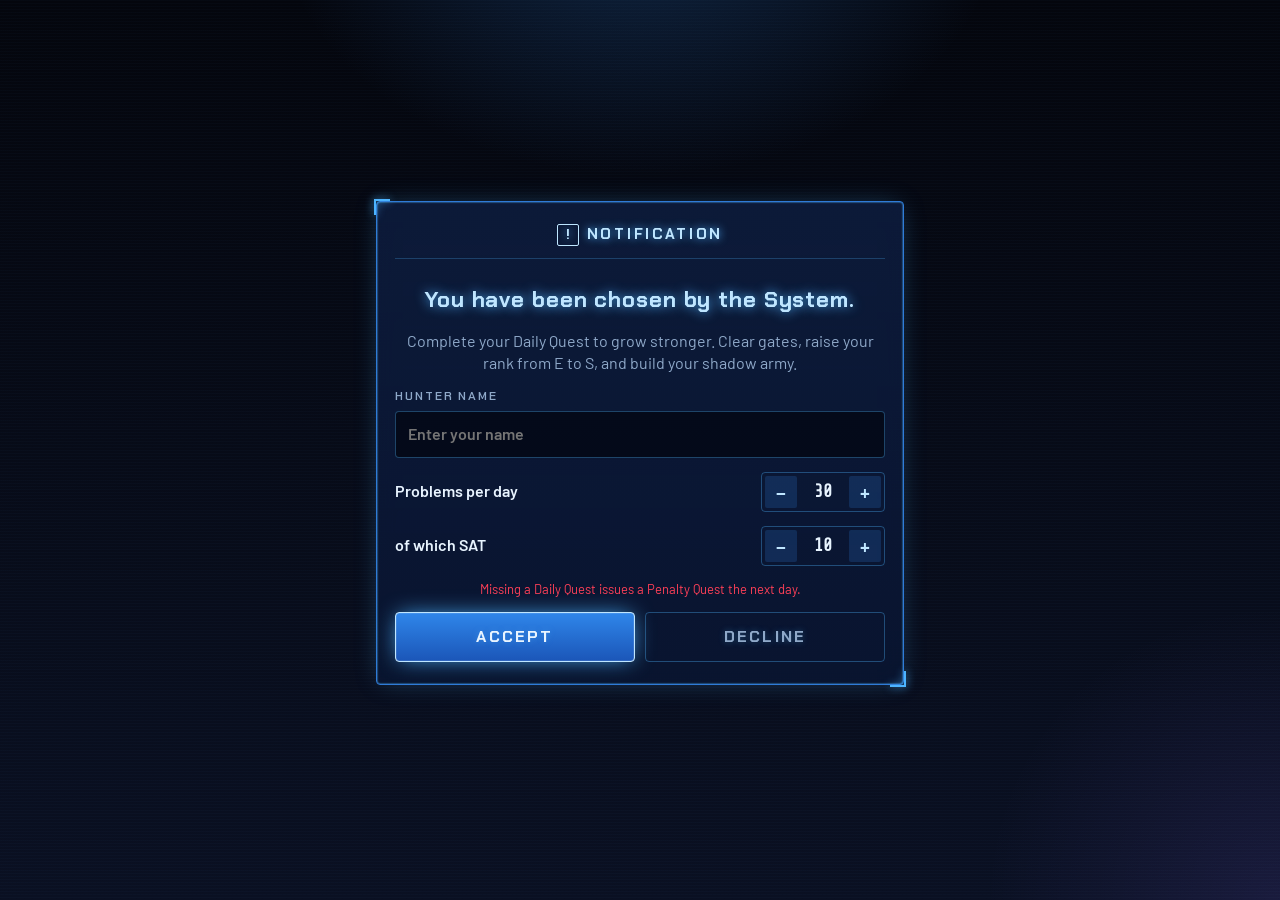
<file: index.html>
<!doctype html>
<html lang="en">
<head>
  <meta charset="utf-8">
  <title>PhoneLock</title>
  <meta http-equiv="refresh" content="0; url=docs/">
  <script>location.replace("docs/" + location.search);</script>
</head>
<body style="background:#0b0b1a;color:#f4f2ff;font-family:system-ui,sans-serif;padding:24px">
  <a href="docs/" style="color:#4fd8f7">Open PhoneLock</a>
</body>
</html>
</file>
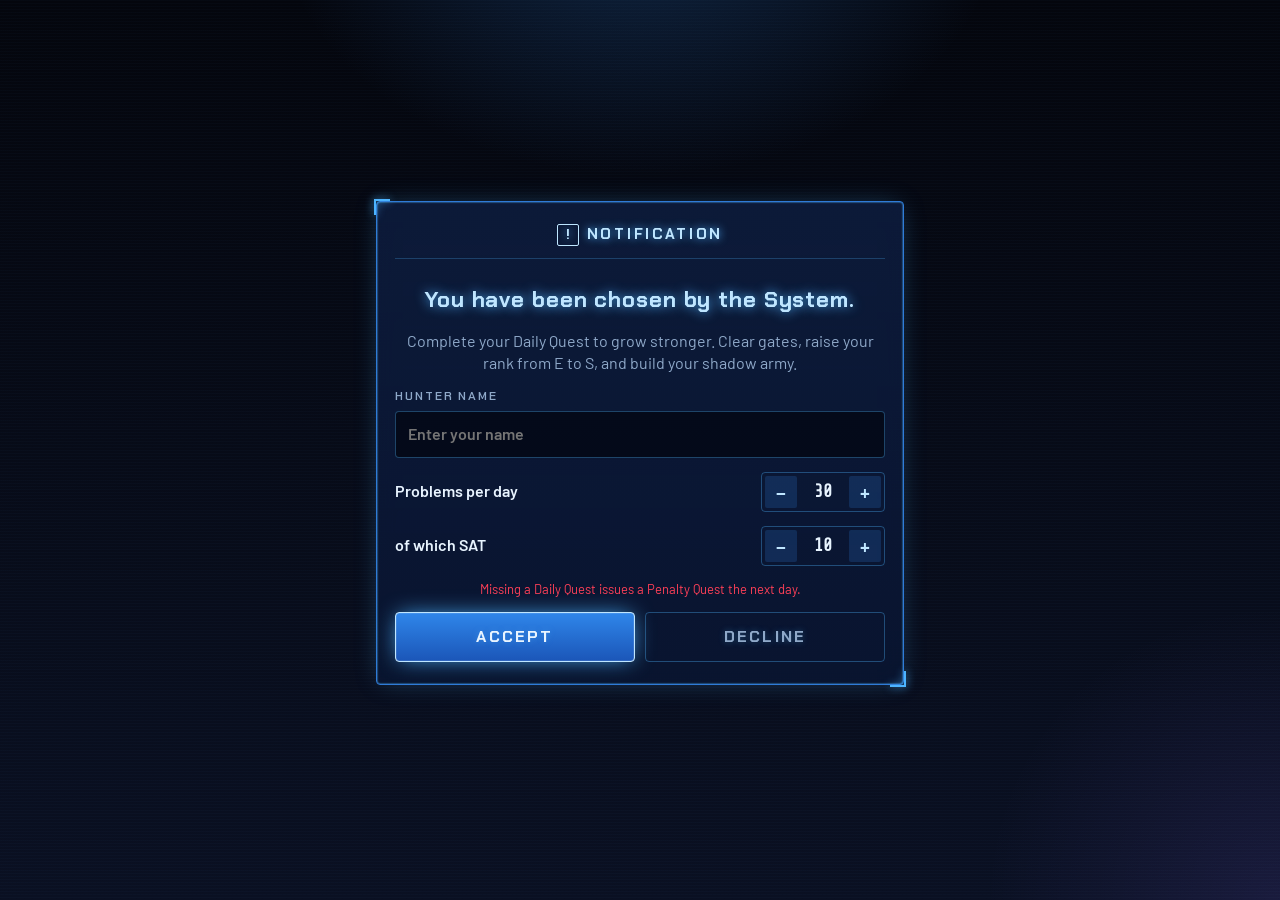
<file: docs/index.html>
<!doctype html>
<html lang="en">
<head>
  <meta charset="utf-8">
  <meta name="viewport" content="width=device-width, initial-scale=1, viewport-fit=cover">
  <title>PhoneLock</title>
  <meta name="description" content="A hunter-style study RPG: daily quests, gates, ranks and SAT prep.">
  <meta name="theme-color" content="#04060d">
  <meta name="color-scheme" content="dark">
  <meta name="apple-mobile-web-app-capable" content="yes">
  <meta name="mobile-web-app-capable" content="yes">
  <meta name="apple-mobile-web-app-status-bar-style" content="black-translucent">
  <meta name="apple-mobile-web-app-title" content="PhoneLock">
  <link rel="manifest" href="manifest.webmanifest">
  <link rel="icon" href="icons/icon.svg" type="image/svg+xml">
  <link rel="apple-touch-icon" href="icons/apple-touch-icon.png">
  <link rel="preconnect" href="https://fonts.googleapis.com">
  <link rel="preconnect" href="https://fonts.gstatic.com" crossorigin>
  <link rel="stylesheet" href="https://fonts.googleapis.com/css2?family=Barlow:wght@400;500;600;700&family=Chakra+Petch:wght@500;600;700&family=Share+Tech+Mono&display=swap">
  <link rel="stylesheet" href="system.css">
  <link rel="stylesheet" href="styles.css">
</head>
<body>
  <div id="app"></div>
  <div id="quiz" hidden></div>
  <div id="toast" class="sys-window sys-notice" role="status" aria-live="polite"></div>
  <canvas id="confetti" aria-hidden="true"></canvas>
  <script src="data.js"></script>
  <script src="generators.js"></script>
  <script src="battle.js"></script>
  <script src="app.js"></script>
</body>
</html>
</file>
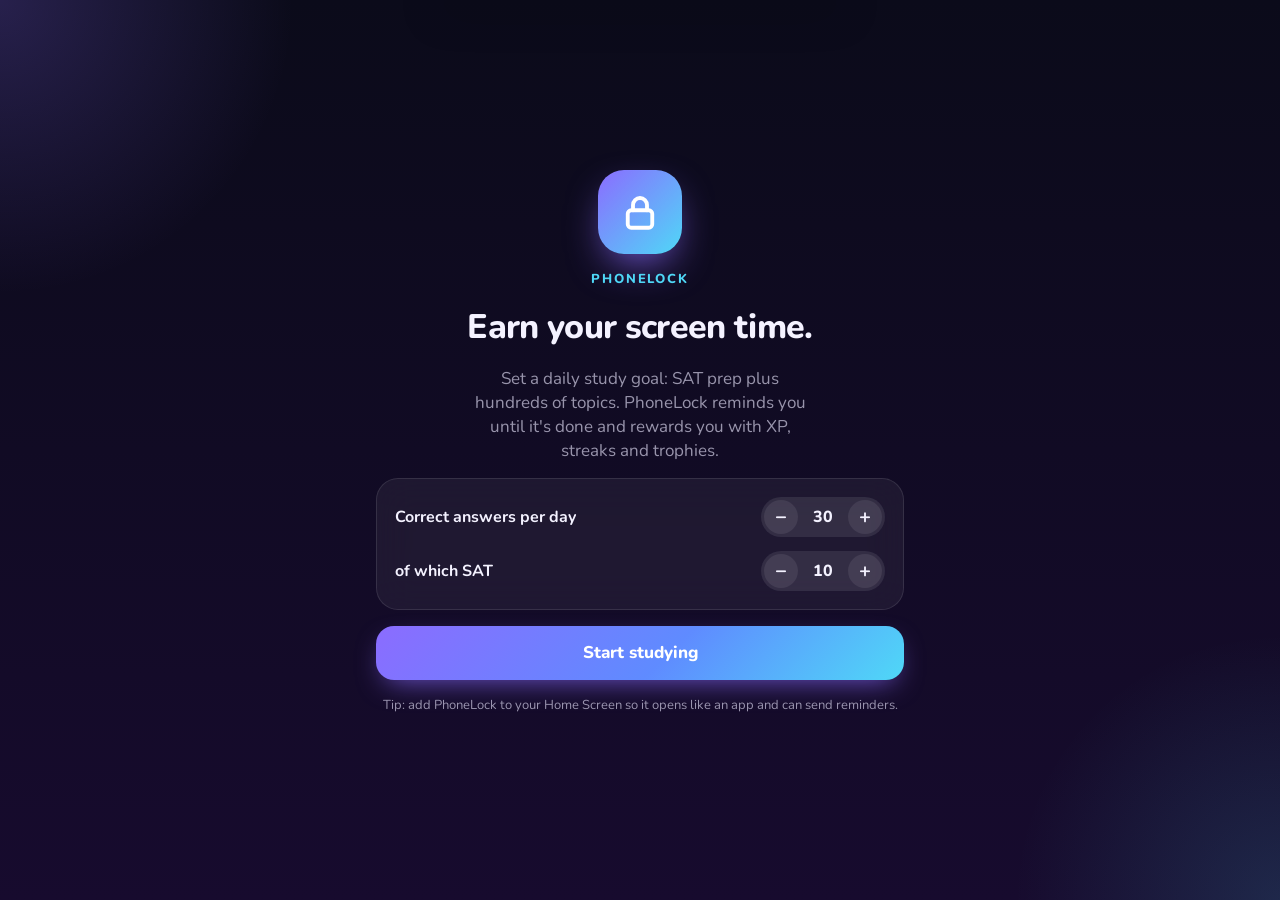
<file: web/index.html>
<!doctype html>
<html lang="en">
<head>
  <meta charset="utf-8">
  <meta name="viewport" content="width=device-width, initial-scale=1, viewport-fit=cover">
  <title>PhoneLock</title>
  <meta name="description" content="Daily study goals with SAT prep, hundreds of topics, streaks and reminders.">
  <meta name="theme-color" content="#0b0b1a">
  <meta name="color-scheme" content="dark">
  <meta name="apple-mobile-web-app-capable" content="yes">
  <meta name="mobile-web-app-capable" content="yes">
  <meta name="apple-mobile-web-app-status-bar-style" content="black-translucent">
  <meta name="apple-mobile-web-app-title" content="PhoneLock">
  <link rel="manifest" href="manifest.webmanifest">
  <link rel="icon" href="icons/icon.svg" type="image/svg+xml">
  <link rel="apple-touch-icon" href="icons/apple-touch-icon.png">
  <link rel="stylesheet" href="https://fonts.googleapis.com/css2?family=Nunito:wght@500;700;800;900&display=swap">
  <link rel="stylesheet" href="styles.css">
</head>
<body>
  <div id="app"></div>
  <div id="quiz" hidden></div>
  <div id="toast" role="status" aria-live="polite"></div>
  <canvas id="confetti" aria-hidden="true"></canvas>
  <script src="data.js"></script>
  <script src="generators.js"></script>
  <script src="app.js"></script>
</body>
</html>
</file>
<file: docs/system.css>
/* Hunter System: tokens + components. Shared by the app (docs/) and the design system artifact (bundle.css). */
:root {
  color-scheme: dark;
  /* Ground */
  --void: #04060d;
  --abyss: #0a1022;
  /* System windows */
  --panel: rgba(9, 22, 52, 0.78);
  --panel-solid: #0c1a3a;
  --panel-raised: #12254f;
  --edge: #2f7bd8;
  --glow: #4db4ff;
  --glow-soft: rgba(77, 180, 255, 0.35);
  --ice: #bfe6ff;
  /* Text */
  --ink: #e8f4ff;
  --ink-muted: #8fa9c9;
  --ink-faint: #56708f;
  /* Signals */
  --success: #3ee6a0;
  --danger: #ff4058;
  --danger-soft: rgba(255, 64, 88, 0.16);
  --gold: #ffc54a;
  --shadow: #8a6bff;
  --shadow-soft: rgba(138, 107, 255, 0.2);
  --hp: #ff4d67;
  --mp: #3d8bff;
  --exp: #ffc54a;
  /* Hunter ranks */
  --rank-e: #9aa4b8;
  --rank-d: #45d98f;
  --rank-c: #3cc8f4;
  --rank-b: #5a82ff;
  --rank-a: #b16bff;
  --rank-s: #ffc54a;
  /* Type */
  --font-display: "Chakra Petch", "Rajdhani", "Arial Narrow", system-ui, sans-serif;
  --font-body: "Barlow", "Segoe UI", system-ui, -apple-system, sans-serif;
  --font-data: "Share Tech Mono", ui-monospace, "SF Mono", Menlo, monospace;
  /* Space & shape */
  --space-1: 4px;
  --space-2: 8px;
  --space-3: 12px;
  --space-4: 16px;
  --space-5: 24px;
  --space-6: 32px;
  --radius-sm: 2px;
  --radius-md: 4px;
  --radius-pill: 999px;
  --bracket: 14px;
}

/* ---------- System window ---------- */
.sys-window {
  position: relative;
  background: linear-gradient(180deg, rgba(18, 40, 88, 0.55), var(--panel));
  border: 1px solid var(--edge);
  border-radius: var(--radius-md);
  padding: var(--space-4);
  box-shadow: 0 0 0 1px rgba(77, 180, 255, 0.08) inset, 0 0 24px -6px var(--glow-soft), 0 0 2px var(--glow) inset;
  -webkit-backdrop-filter: blur(10px);
  backdrop-filter: blur(10px);
  color: var(--ink);
}
.sys-window::before, .sys-window::after {
  content: "";
  position: absolute;
  width: var(--bracket);
  height: var(--bracket);
  border: 2px solid var(--glow);
  pointer-events: none;
  filter: drop-shadow(0 0 4px var(--glow));
}
.sys-window::before { top: -3px; left: -3px; border-right: 0; border-bottom: 0; }
.sys-window::after { bottom: -3px; right: -3px; border-left: 0; border-top: 0; }
.sys-window.is-danger { border-color: var(--danger); box-shadow: 0 0 24px -6px rgba(255, 64, 88, 0.5), 0 0 2px var(--danger) inset; background: linear-gradient(180deg, rgba(70, 10, 22, 0.6), rgba(30, 6, 14, 0.85)); }
.sys-window.is-danger::before, .sys-window.is-danger::after { border-color: var(--danger); filter: drop-shadow(0 0 4px var(--danger)); }
.sys-window.is-shadow { border-color: var(--shadow); box-shadow: 0 0 24px -6px rgba(138, 107, 255, 0.55), 0 0 2px var(--shadow) inset; }
.sys-window.is-shadow::before, .sys-window.is-shadow::after { border-color: var(--shadow); filter: drop-shadow(0 0 4px var(--shadow)); }

.sys-tag {
  display: flex; align-items: center; justify-content: center; gap: var(--space-2);
  font-family: var(--font-display); font-weight: 700; font-size: 15px; letter-spacing: 0.18em; text-transform: uppercase;
  color: var(--ice); text-shadow: 0 0 8px var(--glow);
  padding-bottom: var(--space-3); margin-bottom: var(--space-3);
  border-bottom: 1px solid rgba(77, 180, 255, 0.25);
}
.sys-tag .sys-bang {
  width: 22px; height: 22px; border: 1.5px solid currentColor; border-radius: var(--radius-sm);
  display: grid; place-items: center; font-size: 14px; letter-spacing: 0;
}
.is-danger .sys-tag { color: #ffd0d6; text-shadow: 0 0 8px var(--danger); border-bottom-color: rgba(255, 64, 88, 0.35); }
.is-shadow .sys-tag { color: #e1d8ff; text-shadow: 0 0 8px var(--shadow); border-bottom-color: rgba(138, 107, 255, 0.35); }

.sys-title { font-family: var(--font-display); font-weight: 700; letter-spacing: 0.04em; text-transform: uppercase; margin: 0; }
.sys-label { font-family: var(--font-display); font-weight: 600; font-size: 12px; letter-spacing: 0.16em; text-transform: uppercase; color: var(--ink-muted); }
.sys-data { font-family: var(--font-data); font-variant-numeric: tabular-nums; }
.sys-warning { color: var(--danger); font-size: 13px; text-align: center; }

/* ---------- Buttons ---------- */
.sys-btn {
  appearance: none; cursor: pointer;
  font-family: var(--font-display); font-weight: 700; font-size: 16px; letter-spacing: 0.14em; text-transform: uppercase;
  color: var(--ink); background: rgba(47, 123, 216, 0.18);
  border: 1px solid var(--glow); border-radius: var(--radius-md);
  padding: 13px 18px; min-height: 48px;
  display: inline-flex; align-items: center; justify-content: center; gap: var(--space-2);
  box-shadow: 0 0 14px -4px var(--glow-soft), 0 0 1px var(--glow) inset;
  text-shadow: 0 0 6px var(--glow-soft);
  transition: background 0.15s, transform 0.12s, box-shadow 0.2s;
}
.sys-btn:hover { background: rgba(47, 123, 216, 0.3); }
.sys-btn:active { transform: scale(0.97); }
.sys-btn:focus-visible { outline: 2px solid var(--ice); outline-offset: 3px; }
.sys-btn.is-primary { background: linear-gradient(180deg, #2f86ea, #1b56b8); border-color: var(--ice); box-shadow: 0 0 22px -4px var(--glow), 0 0 1px #fff inset; }
.sys-btn.is-danger { border-color: var(--danger); background: var(--danger-soft); box-shadow: 0 0 14px -4px rgba(255, 64, 88, 0.6); }
.sys-btn.is-shadow { border-color: var(--shadow); background: var(--shadow-soft); box-shadow: 0 0 18px -4px var(--shadow); }
.sys-btn.is-ghost { background: transparent; border-color: rgba(77, 180, 255, 0.35); box-shadow: none; color: var(--ink-muted); }
.sys-btn.is-small { font-size: 12px; padding: 7px 12px; min-height: 34px; letter-spacing: 0.12em; }
.sys-btn.is-block { width: 100%; }
.sys-btn:disabled { opacity: 0.38; pointer-events: none; }

/* ---------- Gauges (HP / MP / EXP) ---------- */
.sys-gauge { display: grid; grid-template-columns: 34px 1fr auto; align-items: center; gap: var(--space-2); }
.sys-gauge > b { font-family: var(--font-display); font-size: 12px; letter-spacing: 0.1em; color: var(--ink-muted); }
.sys-gauge > span:last-child { font-family: var(--font-data); font-size: 12px; color: var(--ink-muted); min-width: 64px; text-align: right; }
.sys-track { height: 8px; background: rgba(255, 255, 255, 0.07); border: 1px solid rgba(77, 180, 255, 0.25); border-radius: var(--radius-sm); overflow: hidden; }
.sys-track > i { display: block; height: 100%; background: var(--c, var(--glow)); box-shadow: 0 0 10px var(--c, var(--glow)); transition: width 0.5s cubic-bezier(0.2, 0.8, 0.2, 1); }
.sys-gauge.is-hp { --c: var(--hp); }
.sys-gauge.is-mp { --c: var(--mp); }
.sys-gauge.is-exp { --c: var(--exp); }

/* ---------- Rank badge ---------- */
.sys-rank {
  --c: var(--rank-e);
  width: 44px; height: 50px; flex: none;
  display: grid; place-items: center;
  font-family: var(--font-display); font-weight: 700; font-size: 22px; color: var(--c);
  background: rgba(4, 6, 13, 0.7);
  clip-path: polygon(50% 0, 100% 25%, 100% 75%, 50% 100%, 0 75%, 0 25%);
  position: relative;
  text-shadow: 0 0 10px var(--c);
}
.sys-rank::before { content: ""; position: absolute; inset: 0; background: var(--c); clip-path: polygon(50% 0, 100% 25%, 100% 75%, 50% 100%, 0 75%, 0 25%, 0 25%, 4% 27%, 4% 73%, 50% 95.5%, 96% 73%, 96% 27%, 50% 4.5%, 4% 27%, 0 25%); opacity: 0.9; }
.sys-rank.is-sm { width: 28px; height: 32px; font-size: 14px; }
.sys-rank[data-rank="E"] { --c: var(--rank-e); }
.sys-rank[data-rank="D"] { --c: var(--rank-d); }
.sys-rank[data-rank="C"] { --c: var(--rank-c); }
.sys-rank[data-rank="B"] { --c: var(--rank-b); }
.sys-rank[data-rank="A"] { --c: var(--rank-a); }
.sys-rank[data-rank="S"] { --c: var(--rank-s); }

/* ---------- Quest objective ---------- */
.sys-objective { display: flex; align-items: center; gap: var(--space-3); padding: 9px 0; border-bottom: 1px dashed rgba(77, 180, 255, 0.18); }
.sys-objective:last-child { border-bottom: 0; }
.sys-objective .obj-label { flex: 1; font-size: 16px; }
.sys-objective .sys-data { color: var(--ice); font-size: 15px; }
.sys-check { width: 20px; height: 20px; flex: none; border: 1.5px solid var(--edge); border-radius: var(--radius-sm); display: grid; place-items: center; color: transparent; font-size: 13px; }
.sys-objective.is-done .sys-check { background: var(--success); border-color: var(--success); color: var(--void); box-shadow: 0 0 10px var(--success); }
.sys-objective.is-done .obj-label { color: var(--ink-muted); }
.sys-objective.is-done .sys-data { color: var(--success); }

/* ---------- Stat row ---------- */
.sys-stat { display: grid; grid-template-columns: 44px 1fr auto 34px; align-items: center; gap: var(--space-2); padding: 8px 0; }
.sys-stat > b { font-family: var(--font-display); font-weight: 700; letter-spacing: 0.08em; color: var(--ice); }
.sys-stat > small { color: var(--ink-muted); font-size: 13px; }
.sys-stat > .sys-data { font-size: 20px; color: var(--ink); min-width: 32px; text-align: right; }
.sys-plus { width: 30px; height: 30px; border: 1px solid var(--glow); background: rgba(47, 123, 216, 0.2); color: var(--ice); border-radius: var(--radius-sm); font-size: 18px; cursor: pointer; box-shadow: 0 0 10px -2px var(--glow-soft); }
.sys-plus:disabled { opacity: 0; pointer-events: none; }

/* ---------- Answer option ---------- */
.sys-option {
  width: 100%; display: flex; align-items: center; gap: var(--space-3); text-align: left; cursor: pointer;
  padding: 13px 14px; border-radius: var(--radius-md);
  background: rgba(9, 22, 52, 0.72); border: 1px solid rgba(77, 180, 255, 0.35); color: var(--ink);
  font-family: var(--font-body); font-size: 17px; font-weight: 600; line-height: 1.3;
  transition: border-color 0.15s, background 0.15s, transform 0.12s, opacity 0.2s;
}
.sys-option:hover { border-color: var(--glow); }
.sys-option:active { transform: scale(0.985); }
.sys-option > i { font-style: normal; font-family: var(--font-display); font-weight: 700; color: var(--glow); width: 26px; height: 26px; flex: none; display: grid; place-items: center; border: 1px solid currentColor; border-radius: var(--radius-sm); font-size: 13px; }
.sys-option > span { flex: 1; }
.sys-option.is-correct { border-color: var(--success); background: rgba(62, 230, 160, 0.12); box-shadow: 0 0 14px -4px var(--success); }
.sys-option.is-correct > i { color: var(--success); }
.sys-option.is-wrong { border-color: var(--danger); background: var(--danger-soft); box-shadow: 0 0 14px -4px var(--danger); }
.sys-option.is-wrong > i { color: var(--danger); }
.sys-option.is-dim, .sys-option.is-detected { opacity: 0.35; }
.sys-option:disabled { cursor: default; }

/* ---------- Notice (toast) ---------- */
.sys-notice {
  font-family: var(--font-body); text-align: center; padding: var(--space-4) var(--space-5);
}
.sys-notice .sys-tag { margin-bottom: var(--space-2); padding-bottom: var(--space-2); }
.sys-notice p { margin: 0; font-size: 16px; }
.sys-notice strong { font-family: var(--font-display); color: var(--gold); letter-spacing: 0.06em; }

/* ---------- Chips ---------- */
.sys-chip { display: inline-flex; align-items: center; gap: 6px; padding: 4px 10px; border: 1px solid rgba(77, 180, 255, 0.35); border-radius: var(--radius-sm); font-family: var(--font-display); font-size: 12px; font-weight: 600; letter-spacing: 0.1em; text-transform: uppercase; color: var(--ink-muted); background: rgba(9, 22, 52, 0.6); }
.sys-chip.is-gold { color: var(--gold); border-color: rgba(255, 197, 74, 0.45); }
.sys-chip.is-shadow { color: #cfc2ff; border-color: rgba(138, 107, 255, 0.5); }
.sys-chip.is-danger { color: #ffb3bd; border-color: rgba(255, 64, 88, 0.5); }
</file>
<file: docs/styles.css>
/* PhoneLock app layout. Colors, type and components come from system.css (the Hunter System design system). */
* { box-sizing: border-box; -webkit-tap-highlight-color: transparent; }
html { background: var(--void); }
body {
  margin: 0;
  min-height: 100vh;
  font-family: var(--font-body);
  font-size: 16px;
  line-height: 1.4;
  color: var(--ink);
  background:
    radial-gradient(520px 380px at 50% -10%, rgba(47, 123, 216, 0.28), transparent 70%),
    radial-gradient(420px 420px at 100% 100%, rgba(138, 107, 255, 0.12), transparent 70%),
    linear-gradient(180deg, var(--void), var(--abyss)) fixed;
  background-attachment: fixed;
  -webkit-font-smoothing: antialiased;
}
body::before {
  /* faint scanlines, the System's holographic texture */
  content: ""; position: fixed; inset: 0; pointer-events: none; z-index: 0;
  background: repeating-linear-gradient(180deg, rgba(120, 190, 255, 0.025) 0 1px, transparent 1px 3px);
}
body.overlay-open { overflow: hidden; }
button, input, select, textarea { font: inherit; color: inherit; }
button { cursor: pointer; }
:focus-visible { outline: 2px solid var(--ice); outline-offset: 2px; }
[hidden] { display: none !important; }

.ico { width: 18px; height: 18px; fill: none; stroke: currentColor; stroke-width: 2; stroke-linecap: round; stroke-linejoin: round; flex: none; }
.ico.inline { width: 16px; height: 16px; vertical-align: -3px; }

/* ---------- Layout ---------- */
.view {
  position: relative; z-index: 1;
  max-width: 560px; margin: 0 auto;
  padding-inline: 16px;
  padding-block: calc(env(safe-area-inset-top, 0px) + 18px) calc(76px + env(safe-area-inset-bottom, 0px) + 24px);
  display: flex; flex-direction: column; gap: 16px;
}
.top { display: flex; align-items: center; justify-content: space-between; gap: 12px; }
h1, h2, h3, p { margin: 0; }
.top h1 { font-size: 28px; letter-spacing: 0.08em; text-shadow: 0 0 12px var(--glow-soft); }
.muted { color: var(--ink-muted); }
.small { font-size: 13px; }
.center { text-align: center; }
.gold { color: var(--gold); }
.ok { color: var(--success); font-family: var(--font-display); letter-spacing: 0.06em; }
.fine { color: var(--ink-faint); font-size: 13px; padding-inline: 2px; }
.note { border: 1px solid var(--edge); background: rgba(47, 123, 216, 0.14); border-radius: var(--radius-md); padding: 10px 14px; font-size: 14px; }
.section-label { font-family: var(--font-display); font-size: 12px; font-weight: 700; letter-spacing: 0.2em; text-transform: uppercase; color: var(--ink-muted); margin-top: 6px; }
.row-2 { display: grid; grid-template-columns: 1fr 1fr; gap: 10px; }
.chips { display: flex; flex-wrap: wrap; gap: 6px; }
.chips.scroll { flex-wrap: nowrap; overflow-x: auto; margin-inline: -16px; padding: 2px 16px 4px; scrollbar-width: none; }
.chips.scroll::-webkit-scrollbar { display: none; }
.sys-chip .ico { width: 14px; height: 14px; }
.as-btn { cursor: pointer; }
.kv { display: flex; justify-content: space-between; gap: 12px; padding: 7px 0; border-bottom: 1px dashed rgba(77, 180, 255, 0.16); font-size: 15px; }
.kv:last-child { border-bottom: 0; }
.kv > span { color: var(--ink-muted); }
.kv > b { text-align: right; font-weight: 600; }
.grow { flex: 1; }
.icon-btn { width: 38px; height: 38px; border-radius: var(--radius-md); border: 1px solid rgba(77, 180, 255, 0.35); background: rgba(9, 22, 52, 0.7); color: var(--ice); display: grid; place-items: center; flex: none; }

/* ---------- Status ---------- */
.status-head { display: flex; align-items: center; gap: 14px; margin-bottom: 12px; }
.status-id { flex: 1; min-width: 0; display: flex; flex-direction: column; gap: 3px; }
.status-id h1 { font-size: 24px; white-space: nowrap; overflow: hidden; text-overflow: ellipsis; }
.lv { display: flex; flex-direction: column; align-items: flex-end; }
.lv b { font-size: 40px; line-height: 1; color: var(--ice); text-shadow: 0 0 14px var(--glow); }
.status-mini, .sys-window { display: flex; flex-direction: column; gap: 8px; }
.status-foot { display: flex; flex-wrap: wrap; gap: 6px; margin-top: 6px; }

/* ---------- Daily quest ---------- */
.quest-name { text-align: center; font-family: var(--font-display); font-size: 18px; font-weight: 600; letter-spacing: 0.06em; color: var(--ice); }
.objectives { padding: 2px 4px; }
.sys-objective.is-danger .obj-label { color: #ffb3bd; }
.pulse { animation: pulse 1.6s ease-in-out infinite; }
.hint { flex-direction: row !important; align-items: center; gap: 12px !important; }
.hint > .ico { width: 24px; height: 24px; color: var(--glow); }
.hint > div { flex: 1; display: flex; flex-direction: column; gap: 2px; font-size: 14px; }

.tile {
  text-align: left; display: flex; flex-direction: column; gap: 2px; padding: 14px;
  border-radius: var(--radius-md); background: var(--panel); border: 1px solid rgba(77, 180, 255, 0.35); color: var(--ink);
  transition: transform 0.12s ease, border-color 0.15s;
}
.tile:hover { border-color: var(--glow); }
.tile:active { transform: scale(0.97); }
.tile b { font-family: var(--font-display); font-size: 17px; letter-spacing: 0.04em; }
.tile.nudge { animation: shake 0.35s; }

.week { display: grid !important; grid-template-columns: repeat(7, 1fr); gap: 6px !important; padding: 14px 10px; }
.day { display: flex; flex-direction: column; align-items: center; gap: 6px; font-family: var(--font-display); font-size: 12px; color: var(--ink-muted); }
.day i { width: 32px; height: 32px; border: 1px solid rgba(77, 180, 255, 0.3); border-radius: var(--radius-sm); display: grid; place-items: center; font-style: normal; font-family: var(--font-data); font-size: 11px; }
.day.some i { border-color: var(--edge); color: var(--ice); }
.day.met i { background: rgba(62, 230, 160, 0.16); border-color: var(--success); color: var(--success); box-shadow: 0 0 10px -2px var(--success); }
.day.pen i { border-color: var(--danger); color: var(--danger); }
.day.is-today span { color: var(--ice); }

/* ---------- Gates ---------- */
.map-wrap { padding-bottom: 12px; }
.map { width: 100%; aspect-ratio: 1 / 0.8; max-width: 100%; display: block; border: 1px solid rgba(77, 180, 255, 0.25); border-radius: var(--radius-sm); }
.map .blk { fill: #0a1733; stroke: #1c3f75; stroke-width: 0.3; }
.map .river { fill: none; stroke: #0f2a55; stroke-width: 4; opacity: 0.8; }
.map .you { fill: var(--ice); }
.map .you-ring { fill: none; stroke: var(--glow); stroke-width: 0.4; opacity: 0.7; animation: ping 2.4s ease-out infinite; transform-origin: 50px 44px; transform-box: view-box; }
.map .portal { cursor: pointer; }
.map .portal text { font-family: var(--font-display); font-weight: 700; font-size: 5px; }
.map .p-glow { opacity: 0.28; filter: blur(2px); animation: breathe 2.2s ease-in-out infinite; transform-box: fill-box; transform-origin: center; }
.map .p-ring { stroke-width: 0.9; }
.map .p-core { opacity: 0.85; }
.map .portal.is-cleared { opacity: 0.3; }
.map .portal.is-cleared .p-glow { animation: none; }
.gate-list { display: flex; flex-direction: column; gap: 8px; }
.gate-row {
  display: flex; align-items: center; gap: 12px; width: 100%; text-align: left; padding: 10px 12px;
  background: var(--panel); border: 1px solid rgba(77, 180, 255, 0.35); border-radius: var(--radius-md); color: var(--ink);
}
.gate-row.penalty { border-color: var(--danger); }
.gate-row.job { border-color: var(--shadow); }
.gate-row.is-cleared { opacity: 0.5; }
.gate-main { flex: 1; min-width: 0; display: flex; flex-direction: column; }
.gate-main b { font-family: var(--font-display); letter-spacing: 0.04em; }
.gate-main .small { white-space: nowrap; overflow: hidden; text-overflow: ellipsis; }
.gate-head { display: flex; align-items: center; gap: 14px; margin-bottom: 6px; }
.gate-head h2 { font-size: 20px; }

.modal { position: fixed; inset: 0; z-index: 30; background: rgba(2, 4, 10, 0.86); display: grid; place-items: center; padding: 16px; animation: fade 0.2s ease; }
.modal-card { width: min(100%, 440px); background: linear-gradient(180deg, #10265a, #071230) !important; animation: open 0.28s cubic-bezier(0.2, 0.9, 0.3, 1.1); }

/* ---------- Library ---------- */
.search-row { display: flex; gap: 8px; align-items: center; }
input, select, textarea {
  background: rgba(4, 8, 20, 0.8); border: 1px solid rgba(77, 180, 255, 0.35); border-radius: var(--radius-md); padding: 11px 12px; width: 100%; color: var(--ink);
}
input:focus, select:focus, textarea:focus { outline: none; border-color: var(--glow); box-shadow: 0 0 10px -2px var(--glow-soft); }
.search-row input { flex: 1; }
.search-row .sys-btn { white-space: nowrap; }
.chip {
  flex: none; display: inline-flex; gap: 6px; align-items: center; padding: 7px 12px; border-radius: var(--radius-sm);
  border: 1px solid rgba(77, 180, 255, 0.3); background: var(--panel); font-family: var(--font-display); font-weight: 600; font-size: 13px; letter-spacing: 0.04em;
}
.chip i { font-style: normal; font-weight: 700; }
.chip.on { border-color: var(--glow); background: rgba(47, 123, 216, 0.35); box-shadow: 0 0 12px -4px var(--glow); }
.subject { display: flex; flex-direction: column; gap: 8px; margin-top: 10px; }
.subject h3 { display: flex; align-items: center; gap: 8px; font-family: var(--font-display); font-size: 16px; letter-spacing: 0.08em; text-transform: uppercase; }
.subject h3 i { font-style: normal; }
.subject h3 span { margin-left: auto; font-family: var(--font-data); font-size: 13px; color: var(--ink-muted); }
.topic {
  display: flex; align-items: center; gap: 12px; width: 100%; text-align: left; padding: 10px 12px;
  border-radius: var(--radius-md); background: var(--panel); border: 1px solid rgba(77, 180, 255, 0.22); color: var(--ink); transition: border-color 0.15s, transform 0.12s;
}
.topic:hover { border-color: var(--glow); }
.topic:active { transform: scale(0.985); }
.glyph { width: 38px; height: 38px; border-radius: var(--radius-sm); display: grid; place-items: center; font-weight: 700; color: var(--c); border: 1px solid var(--c); background: rgba(4, 8, 20, 0.6); flex: none; font-size: 15px; }
.topic-main { flex: 1; min-width: 0; display: flex; flex-direction: column; gap: 5px; }
.topic-main b { font-weight: 600; white-space: nowrap; overflow: hidden; text-overflow: ellipsis; }
.row-meta { display: flex; align-items: center; gap: 8px; font-size: 12px; color: var(--ink-muted); }
.row-meta .sys-track { flex: 1; height: 5px; }
.chev { color: var(--ink-faint); font-size: 22px; line-height: 1; }
.empty { text-align: center; padding: 30px 10px; display: flex; flex-direction: column; gap: 6px; }

/* ---------- Hunter ---------- */
.stats { display: flex; flex-direction: column; border-top: 1px solid rgba(77, 180, 255, 0.2); margin-top: 6px; }
.sys-stat { border-bottom: 1px dashed rgba(77, 180, 255, 0.14); }
.sys-stat .eff { color: var(--ice); font-family: var(--font-data); font-size: 12px; }
.shadows { display: flex; flex-direction: column; }
.shadow-row { display: flex; align-items: center; gap: 10px; padding: 7px 0; border-bottom: 1px dashed rgba(138, 107, 255, 0.25); }
.shadow-row b { flex: 1; font-family: var(--font-display); letter-spacing: 0.04em; color: #e1d8ff; }
.stats-grid { display: grid; grid-template-columns: repeat(3, 1fr); gap: 8px; }
.stat-box { background: var(--panel); border: 1px solid rgba(77, 180, 255, 0.25); border-radius: var(--radius-md); padding: 10px 6px; text-align: center; display: flex; flex-direction: column; }
.stat-box b { font-size: 22px; color: var(--ice); }
.stat-box span { font-family: var(--font-display); font-size: 11px; letter-spacing: 0.12em; text-transform: uppercase; color: var(--ink-muted); }
.heat { display: grid; grid-template-columns: repeat(15, 1fr); grid-template-rows: repeat(7, auto); gap: 3px; }
.heat i, .legend i { aspect-ratio: 1; border-radius: 1px; background: rgba(77, 180, 255, 0.07); display: block; max-width: 100%; }
.heat i.l1, .legend i.l1 { background: rgba(77, 180, 255, 0.35); }
.heat i.l2, .legend i.l2 { background: rgba(77, 180, 255, 0.7); }
.heat i.met, .legend i.met { background: var(--success); box-shadow: 0 0 6px var(--success); }
.heat i.future { background: transparent; }
.legend { display: flex; align-items: center; gap: 6px; margin-top: 10px; font-size: 11px; color: var(--ink-muted); }
.legend i { width: 11px; }
.legend i.met { margin-left: auto; }
.titles { display: flex; flex-direction: column; gap: 6px; }
.title-row { display: grid; grid-template-columns: 1fr auto; grid-template-rows: auto auto; column-gap: 10px; align-items: center; text-align: left; padding: 10px 12px; background: var(--panel); border: 1px solid rgba(77, 180, 255, 0.2); border-radius: var(--radius-md); color: var(--ink); }
.title-row b { font-family: var(--font-display); letter-spacing: 0.04em; }
.title-row .sys-chip { grid-row: 1 / span 2; grid-column: 2; }
.title-row:disabled { opacity: 0.45; cursor: default; }
.title-row.on b { color: var(--ice); }
.title-row.eq { border-color: var(--gold); box-shadow: 0 0 12px -4px var(--gold); }

/* ---------- Settings ---------- */
.list { padding: 4px 16px !important; gap: 0 !important; }
.row {
  display: flex; align-items: center; justify-content: space-between; gap: 12px; padding: 13px 0;
  border: 0; border-bottom: 1px dashed rgba(77, 180, 255, 0.18); width: 100%; background: none; text-align: left; color: var(--ink);
}
.row:last-child { border-bottom: 0; }
.row > span:first-child { display: flex; flex-direction: column; gap: 2px; font-weight: 600; }
.row small { color: var(--ink-muted); font-size: 12px; font-weight: 500; }
.row.col { flex-direction: column; align-items: stretch; }
.row.link { color: var(--glow); font-family: var(--font-display); font-weight: 600; letter-spacing: 0.06em; }
.row .inline { display: flex; align-items: center; gap: 8px; }
.row input[type="time"], .row select { width: auto; }
details.row summary { cursor: pointer; font-family: var(--font-display); font-weight: 600; letter-spacing: 0.06em; color: var(--glow); list-style: none; }
details.row summary::-webkit-details-marker { display: none; }
details.row[open] { gap: 10px; }
details.row.danger summary { color: #ffb3bd; }
details .sys-btn { align-self: flex-start; }
.stepper { display: inline-flex; align-items: center; gap: 4px; border: 1px solid rgba(77, 180, 255, 0.35); border-radius: var(--radius-md); padding: 3px; }
.stepper button { width: 32px; height: 32px; border-radius: var(--radius-sm); border: 0; background: rgba(47, 123, 216, 0.22); color: var(--ice); font-size: 20px; line-height: 1; }
.stepper output { min-width: 44px; text-align: center; font-size: 17px; }
.switch { appearance: none; -webkit-appearance: none; width: 50px; height: 28px; border-radius: var(--radius-sm); background: rgba(4, 8, 20, 0.8); position: relative; padding: 0; flex: none; border: 1px solid rgba(77, 180, 255, 0.4); transition: background 0.2s; }
.switch::after { content: ""; position: absolute; top: 3px; left: 3px; width: 20px; height: 20px; border-radius: 1px; background: var(--ink-muted); transition: transform 0.2s, background 0.2s; }
.switch:checked { background: rgba(47, 123, 216, 0.4); border-color: var(--glow); }
.switch:checked::after { transform: translateX(22px); background: var(--ice); box-shadow: 0 0 8px var(--glow); }

/* ---------- Onboarding ---------- */
.onboarding { min-height: 100vh; justify-content: center; padding-bottom: calc(env(safe-area-inset-bottom, 0px) + 32px); }
.onboarding .sys-window { gap: 14px; padding: 22px 18px; animation: open 0.5s cubic-bezier(0.2, 0.9, 0.3, 1.1); }
.ob-lead { text-align: center; font-family: var(--font-display); font-size: 22px; font-weight: 700; letter-spacing: 0.04em; color: var(--ice); text-shadow: 0 0 12px var(--glow); }
.field { display: flex; justify-content: space-between; align-items: center; gap: 12px; font-weight: 600; }
.field.col { flex-direction: column; align-items: stretch; gap: 6px; }

/* ---------- Tab bar ---------- */
.tabbar {
  position: fixed; left: 0; right: 0; bottom: 0; z-index: 10;
  display: flex; justify-content: space-around;
  padding: 6px 4px calc(env(safe-area-inset-bottom, 0px) + 6px);
  background: rgba(4, 8, 20, 0.88); -webkit-backdrop-filter: blur(16px); backdrop-filter: blur(16px);
  border-top: 1px solid var(--edge); box-shadow: 0 -6px 24px -12px var(--glow-soft);
}
.tab { position: relative; flex: 1; max-width: 100px; border: 0; background: none; display: flex; flex-direction: column; align-items: center; gap: 3px; padding: 6px 0; font-family: var(--font-display); font-size: 11px; font-weight: 600; letter-spacing: 0.08em; text-transform: uppercase; color: var(--ink-faint); }
.tab .ico { width: 22px; height: 22px; }
.tab.on { color: var(--ice); text-shadow: 0 0 8px var(--glow); }
.tab.on .ico { color: var(--glow); filter: drop-shadow(0 0 4px var(--glow)); }
.tab .dot { position: absolute; top: 2px; right: calc(50% - 22px); min-width: 16px; height: 16px; padding: 0 4px; border-radius: var(--radius-pill); background: var(--gold); color: var(--void); font-style: normal; font-family: var(--font-data); font-size: 10px; line-height: 16px; }

/* ---------- Overlay: training & raid ---------- */
#quiz { position: fixed; inset: 0; z-index: 20; overflow-y: auto; background: linear-gradient(180deg, var(--void), var(--abyss)); animation: fade 0.2s ease; }
.overlay-inner {
  position: relative; z-index: 1;
  max-width: 560px; margin: 0 auto; min-height: 100%;
  padding-inline: 16px;
  padding-block: calc(env(safe-area-inset-top, 0px) + 12px) calc(env(safe-area-inset-bottom, 0px) + 16px);
  display: flex; flex-direction: column; gap: 14px;
}
.q-top { display: flex; align-items: center; gap: 12px; }
.q-top > .sys-track { flex: 1; height: 8px; }
.raid-name { flex: 1; display: flex; align-items: center; gap: 8px; color: var(--ice); }
.combo { display: inline-flex; align-items: center; gap: 4px; color: var(--ink-faint); }
.combo.hot { color: var(--gold); }
.combo.hot .ico { fill: var(--gold); }
.q-head { display: flex; justify-content: space-between; align-items: center; }
.prompt { font-size: 20px; font-weight: 600; line-height: 1.35; padding: 20px 18px !important; position: relative; display: block !important; }
.prompt.enter { animation: open 0.3s ease; }
.float-xp { position: absolute; right: 14px; top: -12px; font-family: var(--font-display); font-weight: 700; color: var(--gold); text-shadow: 0 0 8px var(--gold); animation: float 0.9s ease forwards; }
.answers { display: flex; flex-direction: column; gap: 8px; }
.answers.shake { animation: shake 0.4s; }
.explain p { font-size: 15px; }
.center-fill { flex: 1; display: flex; flex-direction: column; align-items: center; justify-content: center; gap: 12px; text-align: center; padding: 20px; }
.spinner { width: 42px; height: 42px; border: 2px solid rgba(77, 180, 255, 0.2); border-top-color: var(--glow); border-radius: 50%; animation: spin 0.8s linear infinite; box-shadow: 0 0 14px -4px var(--glow); }
.summary { flex: 1; display: flex; flex-direction: column; gap: 12px; justify-content: center; }

.arena { position: relative; border: 1px solid var(--edge); border-radius: var(--radius-md); overflow: hidden; box-shadow: 0 0 24px -8px var(--glow-soft); }
.arena canvas { display: block; width: 100%; height: 200px; }
.enemy-hud { position: absolute; top: 8px; right: 10px; width: 52%; display: grid; grid-template-columns: 1fr auto; gap: 4px 8px; align-items: center; }
.enemy-hud .sys-label { grid-column: 1 / -1; text-align: right; color: var(--ink); text-shadow: 0 0 6px #000; white-space: nowrap; overflow: hidden; text-overflow: ellipsis; }
.enemy-hud .sys-track.enemy { height: 7px; }
.enemy-hud .wave { font-size: 11px; color: var(--ink-muted); }
.hero-hud { display: flex; flex-direction: column; gap: 6px; }
.raid-actions { display: flex; align-items: center; gap: 8px; }
.raid-actions > span { margin-left: auto; }
.jobs { display: grid; gap: 8px; }
.job { display: flex; flex-direction: column; gap: 2px; text-align: left; padding: 11px 12px; border: 1px solid rgba(138, 107, 255, 0.5); background: var(--shadow-soft); border-radius: var(--radius-md); color: var(--ink); }
.job b { font-family: var(--font-display); letter-spacing: 0.06em; color: #e1d8ff; }
.job:hover { border-color: var(--shadow); box-shadow: 0 0 14px -4px var(--shadow); }
.arise { font-size: 22px; letter-spacing: 0.4em; }
.shadow-ok { color: #cfc2ff; font-family: var(--font-display); letter-spacing: 0.04em; }

/* ---------- Notice & confetti ---------- */
#toast {
  position: fixed; left: 50%; top: calc(env(safe-area-inset-top, 0px) + 14px); z-index: 40;
  width: min(92vw, 400px); transform: translate(-50%, -30px) scale(0.96); opacity: 0; pointer-events: none;
  transition: transform 0.3s cubic-bezier(0.2, 0.9, 0.3, 1.2), opacity 0.25s;
  background: linear-gradient(180deg, rgba(18, 40, 88, 0.92), rgba(6, 14, 34, 0.96));
}
#toast.show { transform: translate(-50%, 0) scale(1); opacity: 1; }
#toast strong { display: block; font-size: 20px; margin-bottom: 4px; text-shadow: 0 0 10px var(--gold); }
#toast p { font-size: 15px; color: var(--ink); }
#confetti { position: fixed; inset: 0; width: 100vw; height: 100vh; pointer-events: none; z-index: 35; }

@keyframes shake { 0%, 100% { transform: translateX(0); } 20% { transform: translateX(-8px); } 40% { transform: translateX(7px); } 60% { transform: translateX(-5px); } 80% { transform: translateX(3px); } }
@keyframes open { from { transform: scaleY(0.6); opacity: 0; } to { transform: none; opacity: 1; } }
@keyframes fade { from { opacity: 0; } to { opacity: 1; } }
@keyframes float { from { transform: translateY(8px); opacity: 0; } 30% { opacity: 1; } to { transform: translateY(-18px); opacity: 0; } }
@keyframes spin { to { transform: rotate(360deg); } }
@keyframes pulse { 0%, 100% { box-shadow: 0 0 14px -4px var(--glow); } 50% { box-shadow: 0 0 30px 0 var(--glow); } }
@keyframes breathe { 0%, 100% { transform: scale(1); opacity: 0.22; } 50% { transform: scale(1.25); opacity: 0.45; } }
@keyframes ping { from { transform: scale(0.6); opacity: 0.9; } to { transform: scale(1.8); opacity: 0; } }

@media (prefers-reduced-motion: reduce) {
  *, *::before, *::after { animation-duration: 0.01ms !important; animation-iteration-count: 1 !important; transition-duration: 0.01ms !important; }
}
</file>
<file: web/styles.css>
/* PhoneLock Web. Dark-only by design, matching the iOS app's night-study look. */
:root {
  color-scheme: dark;
  --bg: #0b0b1a;
  --bg2: #170b2e;
  --surface: rgba(255, 255, 255, 0.055);
  --surface-2: rgba(255, 255, 255, 0.09);
  --stroke: rgba(255, 255, 255, 0.1);
  --track: rgba(255, 255, 255, 0.08);
  --text: #f4f2ff;
  --muted: rgba(236, 232, 255, 0.62);
  --violet: #8b6cff;
  --cyan: #4fd8f7;
  --mint: #46e8a3;
  --gold: #ffc94d;
  --pink: #ff6fa8;
  --danger: #ff5a6a;
  --radius: 22px;
  --font: ui-rounded, "SF Pro Rounded", "Nunito", system-ui, -apple-system, "Segoe UI", sans-serif;
  --tabbar-h: 64px;
}

* { box-sizing: border-box; -webkit-tap-highlight-color: transparent; }
html { background: var(--bg); }
body {
  margin: 0;
  min-height: 100vh;
  font-family: var(--font);
  font-size: 16px;
  line-height: 1.4;
  color: var(--text);
  background:
    radial-gradient(420px 420px at 0% 0%, rgba(139, 108, 255, 0.22), transparent 70%),
    radial-gradient(380px 380px at 100% 100%, rgba(79, 216, 247, 0.14), transparent 70%),
    linear-gradient(180deg, var(--bg), var(--bg2)) fixed;
  background-attachment: fixed;
  -webkit-font-smoothing: antialiased;
}
body.quiz-open { overflow: hidden; }
button, input, select, textarea { font: inherit; color: inherit; }
button { cursor: pointer; }
:focus-visible { outline: 2px solid var(--cyan); outline-offset: 2px; }
[hidden] { display: none !important; }

.ico { width: 20px; height: 20px; fill: none; stroke: currentColor; stroke-width: 2; stroke-linecap: round; stroke-linejoin: round; flex: none; }
.ico.inline { width: 16px; height: 16px; vertical-align: -3px; }

/* ---------- Layout ---------- */
.view {
  max-width: 560px;
  margin: 0 auto;
  padding-inline: 16px;
  padding-block: calc(env(safe-area-inset-top, 0px) + 16px) calc(var(--tabbar-h) + env(safe-area-inset-bottom, 0px) + 28px);
  display: flex;
  flex-direction: column;
  gap: 14px;
}
.top { display: flex; align-items: center; justify-content: space-between; gap: 12px; padding-top: 4px; }
h1 { font-size: 34px; font-weight: 800; letter-spacing: -0.02em; margin: 0; text-wrap: balance; }
h2 { font-size: 22px; font-weight: 800; margin: 0; letter-spacing: -0.01em; }
h3 { margin: 0; }
p { margin: 0; }
.muted { color: var(--muted); }
.small { font-size: 13px; }
.center { text-align: center; }
.accent { color: var(--cyan); font-weight: 700; font-size: 14px; }
.fine { color: var(--muted); font-size: 13px; padding-inline: 4px; }
.note { background: rgba(79, 216, 247, 0.12); border: 1px solid rgba(79, 216, 247, 0.35); border-radius: 14px; padding: 10px 14px; font-size: 14px; }
.section-label { font-size: 12px; font-weight: 800; letter-spacing: 0.12em; text-transform: uppercase; color: var(--muted); margin-top: 8px; padding-inline: 4px; }

.card {
  background: var(--surface);
  border: 1px solid var(--stroke);
  border-radius: var(--radius);
  padding: 18px;
  -webkit-backdrop-filter: blur(18px);
  backdrop-filter: blur(18px);
}
.stack { display: flex; flex-direction: column; gap: 14px; }

/* ---------- Buttons ---------- */
.btn {
  border: 0;
  border-radius: 18px;
  padding: 15px 18px;
  font-weight: 800;
  font-size: 17px;
  background: var(--surface-2);
  display: inline-flex; align-items: center; justify-content: center; gap: 8px;
  transition: transform 0.15s ease, box-shadow 0.2s ease, opacity 0.2s;
}
.btn:active { transform: scale(0.97); }
.btn.primary { width: 100%; background: linear-gradient(135deg, var(--violet), #5f8bff 55%, var(--cyan)); box-shadow: 0 10px 28px -10px rgba(139, 108, 255, 0.8); color: #fff; }
.btn.primary.good { background: linear-gradient(135deg, var(--mint), var(--cyan)); color: #06221a; box-shadow: 0 10px 28px -10px rgba(70, 232, 163, 0.7); }
.btn.ghost { background: transparent; color: var(--muted); }
.btn.small { padding: 8px 14px; font-size: 14px; border-radius: 999px; background: var(--surface-2); border: 1px solid var(--stroke); }
.btn.small.ghost { color: var(--text); }
.btn.danger { background: rgba(255, 90, 106, 0.18); color: #ffb3bb; border-color: rgba(255, 90, 106, 0.4); }
.btn:disabled { opacity: 0.4; pointer-events: none; }
.icon-btn { width: 36px; height: 36px; border-radius: 50%; border: 0; background: var(--surface-2); display: grid; place-items: center; flex: none; }

.pills { display: flex; gap: 8px; }
.pill { display: inline-flex; align-items: center; gap: 6px; padding: 7px 12px; border-radius: 999px; background: var(--surface-2); border: 1px solid var(--stroke); font-weight: 800; font-variant-numeric: tabular-nums; }
.pill .ico { width: 17px; height: 17px; }
.pill.gold .ico { color: var(--gold); fill: var(--gold); stroke: var(--gold); }
.pill.cyan .ico { color: var(--cyan); }

/* ---------- Progress ---------- */
.bar { height: 10px; border-radius: 999px; background: var(--track); overflow: hidden; flex: 1; }
.bar > span { display: block; height: 100%; border-radius: inherit; transition: width 0.6s cubic-bezier(0.2, 0.8, 0.2, 1); }
.xp { display: flex; flex-direction: column; gap: 6px; }
.xp-meta { display: flex; justify-content: space-between; font-size: 12px; font-weight: 700; color: var(--muted); font-variant-numeric: tabular-nums; }

.ring-wrap { position: relative; display: grid; place-items: center; margin-inline: auto; }
.ring-wrap.small { margin: 0; }
.ring { display: block; filter: drop-shadow(0 0 10px rgba(79, 216, 247, 0.35)); }
.ring-fill { transition: stroke-dashoffset 0.8s cubic-bezier(0.2, 0.8, 0.2, 1); }
.ring.done .ring-fill { stroke: var(--mint); }
.ring-label { position: absolute; inset: 0; display: grid; place-content: center; text-align: center; }
.ring-label strong { font-size: 52px; font-weight: 900; line-height: 1; font-variant-numeric: tabular-nums; }
.ring-wrap.small .ring-label strong { font-size: 32px; }
.ring-label span { color: var(--muted); font-size: 13px; font-weight: 700; margin-top: 4px; }

/* ---------- Today ---------- */
.goal { display: flex; flex-direction: column; gap: 16px; }
.req { display: flex; flex-direction: column; gap: 8px; }
.req-row { display: flex; justify-content: space-between; font-size: 14px; font-weight: 700; font-variant-numeric: tabular-nums; }
.hint { display: flex; gap: 12px; align-items: center; border-color: rgba(79, 216, 247, 0.35); }
.hint > .ico { width: 26px; height: 26px; color: var(--cyan); }
.hint > div { flex: 1; display: flex; flex-direction: column; gap: 2px; font-size: 14px; }

.tiles { display: grid; grid-template-columns: 1fr 1fr; gap: 12px; }
.tile {
  text-align: left; display: flex; flex-direction: column; gap: 4px; padding: 14px;
  border-radius: var(--radius); background: var(--surface); border: 1px solid var(--stroke);
  transition: transform 0.15s ease;
}
.tile:active { transform: scale(0.96); }
.tile .muted { font-size: 12px; }
.tile.nudge { animation: shake 0.35s; }
.glyph {
  width: 38px; height: 38px; border-radius: 12px; display: grid; place-items: center;
  font-weight: 900; font-size: 17px; color: #fff; margin-bottom: 6px; flex: none;
}
.glyph.soft { background: color-mix(in srgb, var(--c) 20%, transparent); color: var(--c); margin: 0; width: 42px; height: 42px; font-size: 16px; }
.glyph .ico { width: 20px; height: 20px; }

.week { display: grid; grid-template-columns: repeat(7, 1fr); gap: 6px; padding: 14px; }
.day { display: flex; flex-direction: column; align-items: center; gap: 8px; font-size: 12px; font-weight: 700; color: var(--muted); }
.day i { width: 34px; height: 34px; border-radius: 50%; background: var(--track); display: grid; place-items: center; font-style: normal; font-size: 11px; }
.day.met i { background: linear-gradient(180deg, var(--gold), var(--pink)); color: #fff; }
.day.met .ico { width: 15px; height: 15px; fill: #fff; stroke: #fff; }
.day.is-today i { box-shadow: 0 0 0 2px var(--violet); }

/* ---------- Study ---------- */
.search-row { display: flex; gap: 8px; align-items: center; }
input, select, textarea {
  background: rgba(255, 255, 255, 0.07); border: 1px solid var(--stroke); border-radius: 14px; padding: 11px 13px; width: 100%;
}
input:focus, select:focus, textarea:focus { outline: none; border-color: var(--violet); }
.search-row input { flex: 1; }
.search-row .btn { white-space: nowrap; }
.chips { display: flex; gap: 8px; overflow-x: auto; margin-inline: -16px; padding: 2px 16px 4px; scrollbar-width: none; }
.chips::-webkit-scrollbar { display: none; }
.chip {
  flex: none; display: inline-flex; gap: 6px; align-items: center; padding: 8px 13px; border-radius: 999px;
  border: 1px solid var(--stroke); background: var(--surface); font-weight: 700; font-size: 14px;
}
.chip i { font-style: normal; font-weight: 900; }
.chip.on { background: linear-gradient(135deg, var(--violet), var(--cyan)); border-color: transparent; }
.chip.on i { color: #fff !important; }
.subject { display: flex; flex-direction: column; gap: 8px; margin-top: 10px; }
.subject h3 { display: flex; align-items: center; gap: 8px; font-size: 18px; font-weight: 800; }
.subject h3 i { font-style: normal; font-weight: 900; }
.subject h3 span { margin-left: auto; font-size: 13px; color: var(--muted); }
.topic {
  display: flex; align-items: center; gap: 12px; width: 100%; text-align: left; padding: 11px 12px;
  border-radius: 18px; background: var(--surface); border: 1px solid var(--stroke); transition: transform 0.15s ease;
}
.topic:active { transform: scale(0.98); }
.topic-main { flex: 1; min-width: 0; display: flex; flex-direction: column; gap: 5px; }
.topic-main b { font-weight: 700; white-space: nowrap; overflow: hidden; text-overflow: ellipsis; }
.row-meta { display: flex; align-items: center; gap: 8px; font-size: 12px; font-weight: 800; color: var(--muted); }
.row-meta .bar { height: 5px; }
.chev { color: var(--muted); font-size: 22px; line-height: 1; }
.empty { text-align: center; padding: 30px 10px; display: flex; flex-direction: column; gap: 6px; }

/* ---------- Trophies ---------- */
.level { display: flex; align-items: center; gap: 18px; }
.level > div:last-child { display: flex; flex-direction: column; gap: 4px; }
.stats { display: grid; grid-template-columns: repeat(3, 1fr); gap: 10px; }
.stat { background: var(--surface); border: 1px solid var(--stroke); border-radius: 18px; padding: 12px 8px; text-align: center; display: flex; flex-direction: column; gap: 2px; }
.stat b { font-size: 22px; font-weight: 900; font-variant-numeric: tabular-nums; }
.stat span { font-size: 12px; color: var(--muted); font-weight: 700; }
.heat { display: grid; grid-template-columns: repeat(15, 1fr); grid-template-rows: repeat(7, auto); gap: 4px; }
.heat i, .legend i { aspect-ratio: 1; border-radius: 4px; background: var(--track); display: block; max-width: 100%; }
.heat i.l1, .legend i.l1 { background: rgba(139, 108, 255, 0.45); }
.heat i.l2, .legend i.l2 { background: rgba(139, 108, 255, 0.85); }
.heat i.met, .legend i.met { background: var(--gold); }
.heat i.future { background: transparent; }
.legend { display: flex; align-items: center; gap: 6px; margin-top: 12px; font-size: 11px; color: var(--muted); }
.legend i { width: 12px; }
.legend i.met { margin-left: auto; }
.badges { display: grid; grid-template-columns: repeat(3, 1fr); gap: 10px; }
.badge {
  display: flex; flex-direction: column; align-items: center; gap: 4px; text-align: center; padding: 14px 8px;
  border-radius: 18px; background: var(--surface); border: 1px solid var(--stroke); opacity: 0.6;
}
.badge.on { opacity: 1; }
.badge .medal { width: 52px; height: 52px; border-radius: 50%; display: grid; place-items: center; background: var(--track); font-size: 24px; color: var(--muted); margin-bottom: 4px; }
.badge.on .medal { background: linear-gradient(180deg, var(--gold), var(--pink)); color: #fff; box-shadow: 0 6px 20px -6px rgba(255, 201, 77, 0.8); }
.badge b { font-size: 13px; }
.badge span:not(.medal) { font-size: 11px; color: var(--muted); }
.badge em { font-style: normal; font-size: 11px; font-weight: 800; color: var(--cyan); }

/* ---------- Settings ---------- */
.list { padding: 4px 16px; }
.row {
  display: flex; align-items: center; justify-content: space-between; gap: 12px; padding: 13px 0;
  border-bottom: 1px solid var(--stroke); width: 100%; background: none; border-left: 0; border-right: 0; border-top: 0; text-align: left;
}
.row:last-child { border-bottom: 0; }
.row > span:first-child { display: flex; flex-direction: column; gap: 2px; font-weight: 600; }
.row small { color: var(--muted); font-size: 12px; font-weight: 500; }
.row.col { flex-direction: column; align-items: stretch; }
.row.link { color: var(--cyan); font-weight: 700; }
.row .inline { display: flex; align-items: center; gap: 8px; }
.row input[type="time"] { width: auto; }
.row select { width: auto; }
details.row summary { cursor: pointer; font-weight: 700; color: var(--cyan); list-style: none; }
details.row summary::-webkit-details-marker { display: none; }
details.row[open] { gap: 10px; }
details.row.danger summary { color: #ffb3bb; }
details .btn { align-self: flex-start; }
.stepper { display: inline-flex; align-items: center; gap: 4px; background: var(--surface-2); border-radius: 999px; padding: 3px; }
.stepper button { width: 34px; height: 34px; border-radius: 50%; border: 0; background: rgba(255, 255, 255, 0.08); font-size: 20px; font-weight: 700; line-height: 1; }
.stepper output { min-width: 42px; text-align: center; font-weight: 800; font-variant-numeric: tabular-nums; }
.switch { appearance: none; -webkit-appearance: none; width: 51px; height: 31px; border-radius: 999px; background: var(--surface-2); position: relative; padding: 0; flex: none; transition: background 0.2s; border: 1px solid var(--stroke); }
.switch::after { content: ""; position: absolute; top: 2px; left: 2px; width: 25px; height: 25px; border-radius: 50%; background: #fff; transition: transform 0.2s; }
.switch:checked { background: var(--mint); }
.switch:checked::after { transform: translateX(20px); }

/* ---------- Onboarding ---------- */
.onboarding { min-height: 100vh; justify-content: center; padding-bottom: calc(env(safe-area-inset-bottom, 0px) + 32px); text-align: center; gap: 16px; }
.brand-mark { width: 84px; height: 84px; border-radius: 26px; margin: 0 auto; display: grid; place-items: center; background: linear-gradient(135deg, var(--violet), var(--cyan)); box-shadow: 0 16px 40px -12px rgba(139, 108, 255, 0.9); }
.brand-mark .ico { width: 42px; height: 42px; stroke: #fff; stroke-width: 2.2; }
.eyebrow { font-size: 13px; font-weight: 800; letter-spacing: 0.14em; text-transform: uppercase; color: var(--cyan); }
.lede { color: var(--muted); font-size: 17px; max-width: 34ch; margin: 0 auto; }
.field { display: flex; justify-content: space-between; align-items: center; gap: 12px; font-weight: 700; text-align: left; }

/* ---------- Tab bar ---------- */
.tabbar {
  position: fixed; left: 0; right: 0; bottom: 0; z-index: 10;
  display: flex; justify-content: space-around;
  padding: 6px 8px calc(env(safe-area-inset-bottom, 0px) + 6px);
  background: rgba(14, 10, 32, 0.78); -webkit-backdrop-filter: blur(20px); backdrop-filter: blur(20px);
  border-top: 1px solid var(--stroke);
}
.tab { flex: 1; max-width: 110px; border: 0; background: none; display: flex; flex-direction: column; align-items: center; gap: 3px; padding: 6px 0; font-size: 11px; font-weight: 700; color: var(--muted); }
.tab .ico { width: 24px; height: 24px; }
.tab.on { color: var(--text); }
.tab.on .ico { color: var(--violet); stroke: var(--violet); }

/* ---------- Quiz ---------- */
#quiz {
  position: fixed; inset: 0; z-index: 20; overflow-y: auto;
  background: radial-gradient(420px 420px at 100% 0%, rgba(139, 108, 255, 0.2), transparent 70%), linear-gradient(180deg, var(--bg), var(--bg2));
  animation: rise 0.28s cubic-bezier(0.2, 0.8, 0.2, 1);
}
.quiz-inner {
  max-width: 560px; margin: 0 auto; min-height: 100%;
  padding-inline: 16px;
  padding-block: calc(env(safe-area-inset-top, 0px) + 12px) calc(env(safe-area-inset-bottom, 0px) + 16px);
  display: flex; flex-direction: column; gap: 16px;
}
.q-top { display: flex; align-items: center; gap: 12px; }
.q-top .bar { height: 12px; }
.combo { display: inline-flex; align-items: center; gap: 4px; font-weight: 900; font-variant-numeric: tabular-nums; color: var(--muted); transition: transform 0.2s; }
.combo.hot { color: var(--gold); transform: scale(1.12); }
.combo.hot .ico { fill: var(--gold); }
.q-head { display: flex; justify-content: space-between; font-size: 12px; font-weight: 800; letter-spacing: 0.1em; text-transform: uppercase; color: var(--muted); }
.q-scroll { flex: 1; display: flex; flex-direction: column; gap: 14px; }
.prompt { position: relative; font-size: 21px; font-weight: 800; line-height: 1.35; padding: 22px 20px; }
.prompt.enter { animation: slide-in 0.3s ease; }
.float-xp { position: absolute; right: 16px; top: -14px; font-size: 16px; font-weight: 900; color: var(--mint); animation: float 0.9s ease forwards; }
.answers { display: flex; flex-direction: column; gap: 10px; }
.answers.shake { animation: shake 0.4s; }
.answer {
  display: flex; align-items: center; gap: 14px; width: 100%; text-align: left; padding: 14px;
  border-radius: 18px; background: var(--surface); border: 1px solid var(--stroke); font-size: 17px; font-weight: 700;
  transition: transform 0.15s ease, background 0.2s, border-color 0.2s, opacity 0.2s;
}
.answer:active { transform: scale(0.98); }
.answer > span:nth-child(2) { flex: 1; }
.letter { width: 32px; height: 32px; border-radius: 10px; display: grid; place-items: center; background: var(--surface-2); font-weight: 900; font-size: 14px; flex: none; }
.answer.correct { background: rgba(70, 232, 163, 0.14); border: 2px solid var(--mint); transform: scale(1.015); }
.answer.correct .letter { background: rgba(70, 232, 163, 0.35); }
.answer.correct .ico { color: var(--mint); }
.answer.wrong { background: rgba(255, 90, 106, 0.14); border: 2px solid var(--danger); }
.answer.wrong .letter { background: rgba(255, 90, 106, 0.35); }
.answer.wrong .ico { color: var(--danger); }
.answer.dim { opacity: 0.42; }
.answer:disabled { cursor: default; }
.explain { display: flex; gap: 10px; align-items: flex-start; padding: 14px; font-size: 15px; animation: slide-in 0.25s ease; }
.explain .ico { color: var(--gold); }
.center-fill { flex: 1; display: flex; flex-direction: column; align-items: center; justify-content: center; gap: 12px; text-align: center; padding: 20px; }
.spinner { width: 40px; height: 40px; border-radius: 50%; border: 4px solid var(--track); border-top-color: var(--cyan); animation: spin 0.8s linear infinite; }
.summary { flex: 1; display: flex; flex-direction: column; gap: 16px; justify-content: center; text-align: center; }
.stats.three { grid-template-columns: repeat(3, 1fr); }
.summary .req { text-align: left; }

/* ---------- Toast & confetti ---------- */
#toast {
  position: fixed; left: 50%; top: calc(env(safe-area-inset-top, 0px) + 12px); z-index: 40;
  width: min(92vw, 420px); transform: translate(-50%, -140%);
  display: flex; flex-direction: column; gap: 2px; padding: 14px 18px; border-radius: 20px;
  background: rgba(30, 20, 60, 0.92); border: 1px solid rgba(255, 201, 77, 0.45);
  -webkit-backdrop-filter: blur(20px); backdrop-filter: blur(20px);
  box-shadow: 0 16px 40px -12px rgba(0, 0, 0, 0.6);
  transition: transform 0.35s cubic-bezier(0.2, 0.9, 0.3, 1.2);
}
#toast.show { transform: translate(-50%, 0); }
#toast b { font-size: 16px; }
#toast span { color: var(--muted); font-size: 13px; }
#confetti { position: fixed; inset: 0; width: 100vw; height: 100vh; pointer-events: none; z-index: 30; }

@keyframes shake { 0%, 100% { transform: translateX(0); } 20% { transform: translateX(-9px); } 40% { transform: translateX(8px); } 60% { transform: translateX(-6px); } 80% { transform: translateX(4px); } }
@keyframes rise { from { transform: translateY(24px); opacity: 0; } to { transform: none; opacity: 1; } }
@keyframes slide-in { from { transform: translateX(18px); opacity: 0.2; } to { transform: none; opacity: 1; } }
@keyframes float { from { transform: translateY(8px); opacity: 0; } 30% { opacity: 1; } to { transform: translateY(-18px); opacity: 0; } }
@keyframes spin { to { transform: rotate(360deg); } }

@media (prefers-reduced-motion: reduce) {
  *, *::before, *::after { animation-duration: 0.01ms !important; transition-duration: 0.01ms !important; }
}
@media (min-width: 700px) {
  .tabbar { justify-content: center; gap: 24px; }
}
</file>
